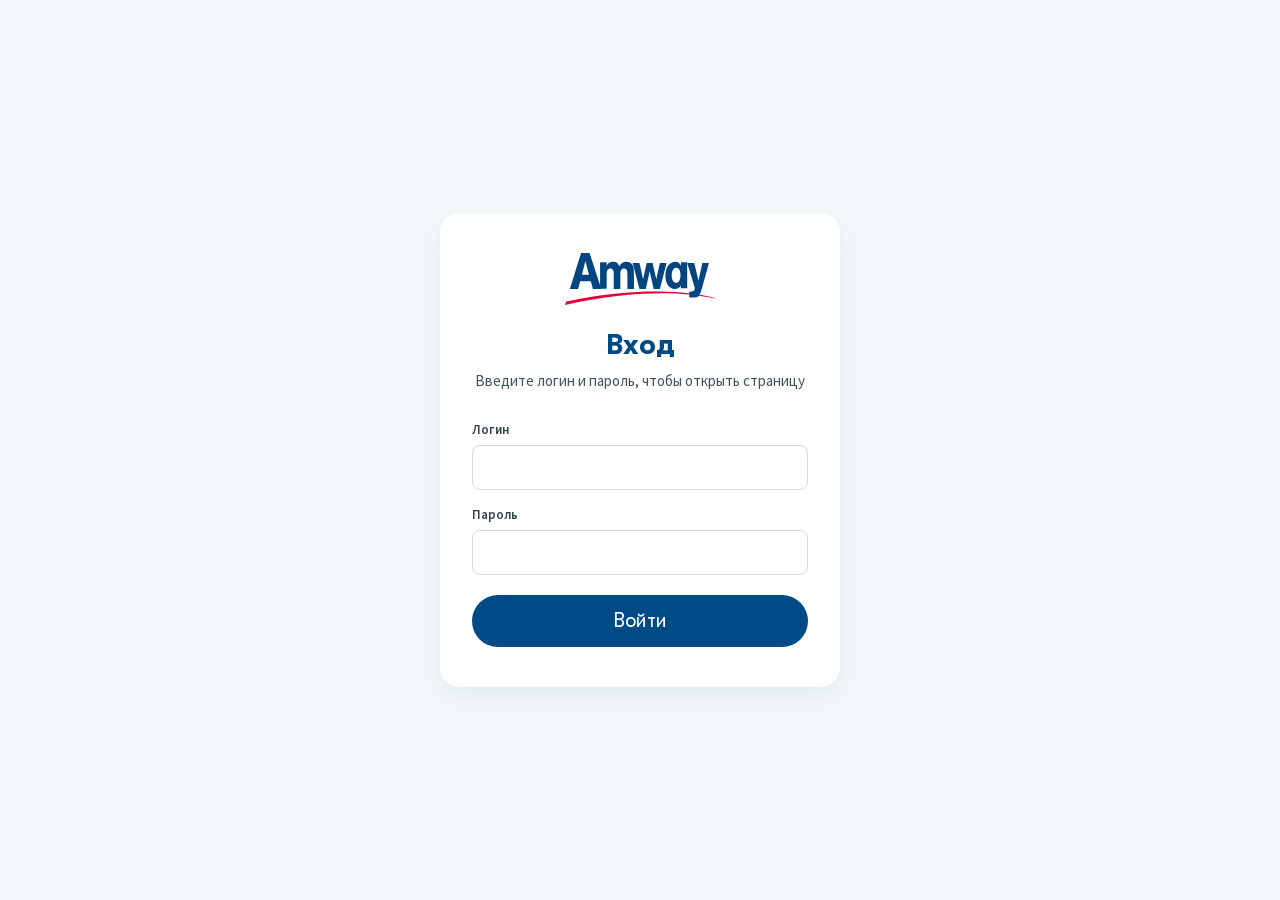
<file: index.html>
<!DOCTYPE html>
<html lang="ru">
<head>
  <meta charset="UTF-8">
  <meta name="viewport" content="width=device-width, initial-scale=1.0">
  <title>Amway Home — Дом, не просто место для жизни</title>
  <meta name="robots" content="noindex, nofollow">
  <meta name="description" content="Amway Home: экологичные средства для дома, системы очистки воды и воздуха, посуда и техника для кухни.">
  <link rel="stylesheet" href="css/reset.css">
  <link rel="stylesheet" href="css/variables.css">
  <link rel="stylesheet" href="css/common.css">
  <link rel="stylesheet" href="css/home.css">
  <link rel="stylesheet" href="css/home-v2.css">
  <script>
    if (sessionStorage.getItem('amway_home_auth') !== '1') {
      location.replace('login.html');
    }
  </script>
</head>
<body>
  <header class="header">
    <div class="header__topbar">
      <div class="container header__topbar-inner">
        <button class="header__mobile-toggle" type="button" data-mobile-menu-toggle aria-expanded="false" aria-controls="mobile-menu" aria-label="Открыть меню">
          <span></span>
        </button>
        <a class="header__logo" href="index.html" aria-label="Amway — на главную">
          <img src="assets/icons/amway-logo-white.svg" alt="Amway" width="125" height="43">
        </a>
        <form class="header__search" data-search-form role="search">
          <label class="visually-hidden" for="header-search">Поиск по каталогу</label>
          <input class="header__search-input" id="header-search" type="search" name="q" placeholder="Double Energy">
          <button class="header__search-btn" type="submit" aria-label="Найти">
            <svg width="20" height="20" viewBox="0 0 20 20" fill="none" aria-hidden="true">
              <circle cx="8.5" cy="8.5" r="6" stroke="currentColor" stroke-width="1.8"/>
              <path d="M13 13L18 18" stroke="currentColor" stroke-width="1.8" stroke-linecap="round"/>
            </svg>
          </button>
        </form>
        <div class="header__actions">
          <div class="header__lang-wrap">
            <button class="header__action header__action--lang" type="button" data-dropdown-toggle aria-controls="lang-menu" aria-expanded="false">
              RUS
              <svg class="icon-chevron" width="14" height="8" viewBox="0 0 14 8" fill="none" aria-hidden="true">
                <path d="M1 1L7 7L13 1" stroke="currentColor" stroke-width="1.6"/>
              </svg>
            </button>
            <div class="header__dropdown header__dropdown--lang" id="lang-menu">
              <button class="header__dropdown-link" type="button">Русский</button>
              <button class="header__dropdown-link" type="button">Қазақша</button>
            </div>
          </div>
          <span class="header__divider" aria-hidden="true"></span>
          <a class="header__action header__action--login" href="#">Войти</a>
          <a class="header__action header__action--register" href="#">Регистрация</a>
          <span class="header__divider" aria-hidden="true"></span>
          <a class="header__action header__action--location" href="#">
            <svg width="20" height="24" viewBox="0 0 20 24" fill="none" aria-hidden="true">
              <path d="M10 1C5.6 1 2 4.6 2 9c0 5.6 8 13.5 8 13.5S18 14.6 18 9c0-4.4-3.6-8-8-8Z" stroke="currentColor" stroke-width="1.7"/>
              <circle cx="10" cy="9" r="3" stroke="currentColor" stroke-width="1.7"/>
            </svg>
            <span>г. Астана, Казахстан</span>
          </a>
          <span class="header__divider" aria-hidden="true"></span>
          <a class="header__action header__action--cart" href="#" aria-label="Корзина">
            <svg width="26" height="24" viewBox="0 0 26 24" fill="none" aria-hidden="true">
              <path d="M1 1h3.5l3 13.5h12L23 5H6" stroke="currentColor" stroke-width="1.7" stroke-linejoin="round"/>
              <circle cx="9" cy="20.5" r="2" stroke="currentColor" stroke-width="1.7"/>
              <circle cx="18" cy="20.5" r="2" stroke="currentColor" stroke-width="1.7"/>
            </svg>
          </a>
        </div>
      </div>
    </div>
    <nav class="header__nav" aria-label="Основное меню">
      <div class="container">
        <ul class="header__nav-list">
          <li class="header__nav-item">
            <a class="header__nav-link" href="#solutions">
              <span class="header__burger-icon" aria-hidden="true"><span></span><span></span><span></span></span>
              Каталог
            </a>
          </li>
          <li class="header__nav-item"><a class="header__nav-link" href="#">Акции</a></li>
          <li class="header__nav-item">
            <button class="header__nav-link" type="button" data-dropdown-toggle aria-controls="brands-menu" aria-expanded="false">
              Наши бренды
            </button>
            <div class="header__dropdown" id="brands-menu">
              <a class="header__dropdown-link" href="index.html" aria-current="page">Amway Home™</a>
              <a class="header__dropdown-link" href="artistry.html">Artistry™</a>
              <a class="header__dropdown-link" href="personal-care.html">Personal Care</a>
              <a class="header__dropdown-link" href="nutrilite.html">Nutrilite™</a>
            </div>
          </li>
          <li class="header__nav-item"><a class="header__nav-link" href="#">Программы и решения</a></li>
          <li class="header__nav-item"><a class="header__nav-link" href="#">О компании</a></li>
          <li class="header__nav-item"><a class="header__nav-link" href="#">Новости Amway</a></li>
          <li class="header__nav-item"><a class="header__nav-link" href="#">Начать бизнес</a></li>
        </ul>
      </div>
    </nav>
  </header>

  <div class="mobile-menu" id="mobile-menu" data-mobile-menu aria-hidden="false">
    <div class="mobile-menu__backdrop"></div>
    <div class="mobile-menu__panel" role="dialog" aria-modal="true" aria-label="Меню">
      <div class="mobile-menu__head">
        <img src="assets/icons/amway-logo-white.svg" alt="Amway" width="96" height="33">
        <button class="mobile-menu__close" type="button" data-menu-close aria-label="Закрыть меню">&times;</button>
      </div>
      <nav aria-label="Мобильное меню">
        <ul class="mobile-menu__list">
          <li><a class="mobile-menu__link" href="#solutions" data-menu-close>Каталог</a></li>
          <li><a class="mobile-menu__link" href="#">Акции</a></li>
          <li><a class="mobile-menu__link" href="#">Программы и решения</a></li>
          <li><a class="mobile-menu__link" href="#">О компании</a></li>
          <li><a class="mobile-menu__link" href="#">Новости Amway</a></li>
          <li><a class="mobile-menu__link" href="#">Начать бизнес</a></li>
        </ul>
        <div class="mobile-menu__sub">
          <p class="mobile-menu__sub-title">Наши бренды</p>
          <a class="mobile-menu__sub-link" href="index.html" aria-current="page">Amway Home™</a>
          <a class="mobile-menu__sub-link" href="artistry.html">Artistry™</a>
          <a class="mobile-menu__sub-link" href="personal-care.html">Personal Care</a>
          <a class="mobile-menu__sub-link" href="nutrilite.html">Nutrilite™</a>
        </div>
      </nav>
    </div>
  </div>

  <main>
    <section class="subtip" aria-label="Возможности бизнеса">
      <div class="container subtip__inner">
        <p class="subtip__text">Откройте для себя возможности бизнеса с Amway и&nbsp;выберите удобный формат старта</p>
        <a class="link-arrow" href="#">
          Начать бизнес
          <svg class="icon-diagonal" viewBox="0 0 22 22" fill="none" aria-hidden="true">
            <path d="M6.889 16.374L15.374 7.888M15.775 15.266L15.374 7.888L7.997 7.488" stroke="currentColor" stroke-width="1.5"/>
          </svg>
        </a>
      </div>
    </section>

    <div class="hero-wrap" data-slider>
      <section class="hero" aria-roledescription="карусель" aria-label="Главные предложения Amway Home">
        <div class="hero__slide is-active" data-slide>
          <img class="hero__slide-img" src="assets/images/home/hero-1.jpg" alt="Мама с дочкой отдыхают на кровати" width="2200" height="1466" fetchpriority="high">
        </div>
        <div class="hero__slide" data-slide>
          <img class="hero__slide-img" src="assets/images/home/hero-2.jpg" alt="Мама с дочкой в жёлтом пледе на прогулке" width="2200" height="1209" loading="lazy">
        </div>
        <div class="hero__slide" data-slide>
          <img class="hero__slide-img" src="assets/images/home/hero-3.jpg" alt="Смеющийся ребёнок в гамаке" width="1280" height="550" loading="lazy">
        </div>
        <div class="container hero__content">
          <img class="hero__brand" src="assets/icons/amway-home-logo.svg" alt="Amway Home Care" width="132" height="57">
          <h1 class="hero__title">Дом&nbsp;— не&nbsp;просто место для жизни. <br class="hero__br">Это пространство для комфорта и&nbsp;гармонии</h1>
          <p class="hero__subtitle">Экологичные решения, которые заботятся о&nbsp;здоровье вашей семьи каждый день</p>
          <a class="btn hero__cta" href="#survey">Подобрать средство</a>
        </div>
        <div class="container hero__controls">
          <div class="slider-dots hero__dots">
            <button class="slider-dots__dot is-active" type="button" data-slider-dot aria-label="Слайд 1"></button>
            <button class="slider-dots__dot" type="button" data-slider-dot aria-label="Слайд 2"></button>
            <button class="slider-dots__dot" type="button" data-slider-dot aria-label="Слайд 3"></button>
          </div>
          <div class="hero__arrows">
            <button class="slider-btn slider-btn--light slider-btn--prev" type="button" data-slider-prev aria-label="Предыдущий слайд">
              <svg class="icon-arrow" width="14" height="13" viewBox="0 0 13.58 12.12" fill="none" aria-hidden="true">
                <path d="M0 6.06h12.45M7.33 11.56l5.12-5.5-5.12-5.5" stroke="currentColor" stroke-width="1.65"/>
              </svg>
            </button>
            <button class="slider-btn slider-btn--light" type="button" data-slider-next aria-label="Следующий слайд">
              <svg class="icon-arrow" width="14" height="13" viewBox="0 0 13.58 12.12" fill="none" aria-hidden="true">
                <path d="M0 6.06h12.45M7.33 11.56l5.12-5.5-5.12-5.5" stroke="currentColor" stroke-width="1.65"/>
              </svg>
            </button>
          </div>
        </div>
      </section>
    </div>

    <section class="section" aria-label="Преимущества Amway Home">
      <div class="container">
        <div class="feature-cards">
          <article class="feature-card feature-card--green">
            <h2 class="feature-card__title">Чистота с&nbsp;заботой о&nbsp;самом важном</h2>
            <p class="feature-card__text">Средства для дома с&nbsp;историей, которые объединяют эффективность, безопасность и&nbsp;экологичность.</p>
            <a class="card-arrow" href="#solutions" aria-label="Подробнее: чистота с заботой о самом важном">
              <svg class="icon-diagonal" viewBox="0 0 22 22" fill="none" aria-hidden="true">
                <path d="M6.889 16.374L15.374 7.888M15.775 15.266L15.374 7.888L7.997 7.488" stroke="currentColor" stroke-width="2"/>
              </svg>
            </a>
          </article>
          <article class="feature-card feature-card--mist">
            <h2 class="feature-card__title">Здоровый дом и&nbsp;всё, что в&nbsp;нем</h2>
            <p class="feature-card__text">Здоровый дом, и&nbsp;всё, что в&nbsp;нем. Узнайте больше об&nbsp;инновационных системах очистки воды и&nbsp;воздуха.</p>
            <a class="card-arrow" href="#hotspot" aria-label="Подробнее: здоровый дом и всё, что в нем">
              <svg class="icon-diagonal" viewBox="0 0 22 22" fill="none" aria-hidden="true">
                <path d="M6.889 16.374L15.374 7.888M15.775 15.266L15.374 7.888L7.997 7.488" stroke="currentColor" stroke-width="2"/>
              </svg>
            </a>
          </article>
          <article class="feature-card feature-card--gray">
            <h2 class="feature-card__title">Готовьте с&nbsp;любовью</h2>
            <p class="feature-card__text">Кухонная посуда, техника и&nbsp;аксессуары Amway Home™&nbsp;— экологично и&nbsp;функционально&nbsp;— для вас и&nbsp;вашей семьи.</p>
            <a class="card-arrow" href="#solutions" aria-label="Подробнее: готовьте с любовью">
              <svg class="icon-diagonal" viewBox="0 0 22 22" fill="none" aria-hidden="true">
                <path d="M6.889 16.374L15.374 7.888M15.775 15.266L15.374 7.888L7.997 7.488" stroke="currentColor" stroke-width="2"/>
              </svg>
            </a>
          </article>
        </div>
      </div>
    </section>

    <section class="section" aria-label="История бренда L.O.C. Amway">
      <div class="container">
        <div class="story" data-slider>
          <div class="story__slides">
            <article class="story__slide is-active" data-slide>
              <div class="story__media">
                <img src="assets/images/home/story-founders.jpg" alt="Основатели Amway — Рич ДеВос и Джей Ван Андел" width="1000" height="1182" loading="lazy">
              </div>
              <div class="story__body">
                <h2 class="story__title">История бренда L.O.C.™&nbsp;Amway</h2>
                <h3 class="story__subtitle">Первый продукт Amway</h3>
                <p class="story__text">LOC™, изначально известный как Frisk Liquid Organic Cleaner, стал первым продуктом Amway и&nbsp;одним из&nbsp;первых в&nbsp;мире биоразлагаемых универсальных чистящих средств.</p>
              </div>
            </article>
            <article class="story__slide" data-slide>
              <div class="story__media">
                <img src="assets/images/home/story-2.jpg" alt="Рич ДеВос и Джей Ван Андел в Гранд-Рапидс" width="1000" height="1182" loading="lazy">
              </div>
              <div class="story__body">
                <h2 class="story__title">История бренда L.O.C.™&nbsp;Amway</h2>
                <h3 class="story__subtitle">Amway в&nbsp;Гранд-Рапидс</h3>
                <p class="story__text">В&nbsp;1959 году Рич ДеВос и&nbsp;Джей Ван Андел основали Amway в&nbsp;Гранд-Рапидс, штат Мичиган. Именно с&nbsp;LOC начался путь компании: концентрированное средство для&nbsp;уборки на&nbsp;основе более экологичного подхода стало символом качества, инноваций и&nbsp;заботы о&nbsp;доме.</p>
              </div>
            </article>
            <article class="story__slide" data-slide>
              <div class="story__media">
                <img src="assets/images/home/hero-1.jpg" alt="Семья заботится о чистоте дома" width="1000" height="1182" loading="lazy">
              </div>
              <div class="story__body">
                <h2 class="story__title">История бренда L.O.C.™&nbsp;Amway</h2>
                <h3 class="story__subtitle">Новый подход к&nbsp;чистоте</h3>
                <p class="story__text">LOC™ выделялся среди привычных средств: он был концентрированным, универсальным и&nbsp;при этом более безопасным для окружающей среды. Это помогло Amway задать собственный стандарт в&nbsp;категории товаров для дома.</p>
              </div>
            </article>
            <article class="story__slide" data-slide>
              <div class="story__media">
                <img src="assets/images/home/hero-2.jpg" alt="Продукты Amway рекомендуют близким" width="1000" height="1182" loading="lazy">
              </div>
              <div class="story__body">
                <h2 class="story__title">История бренда L.O.C.™&nbsp;Amway</h2>
                <h3 class="story__subtitle">Основа бизнес-модели</h3>
                <p class="story__text">Успех LOC™ стал отправной точкой для развития прямых продаж Amway. Продукт распространяли независимые предприниматели через личные рекомендации, что помогло компании быстро расти и&nbsp;выстраивать доверительные отношения с&nbsp;покупателями.</p>
              </div>
            </article>
            <article class="story__slide" data-slide>
              <div class="story__media">
                <img src="assets/images/home/hero-3.jpg" alt="Amway выходит на глобальный рынок" width="1000" height="1182" loading="lazy">
              </div>
              <div class="story__body">
                <h2 class="story__title">История бренда L.O.C.™&nbsp;Amway</h2>
                <h3 class="story__subtitle">Шаг к&nbsp;глобальному развитию</h3>
                <p class="story__text">Популярность LOC™ дала Amway устойчивую основу для расширения. Уже в&nbsp;первые годы компания вышла за&nbsp;пределы США, а&nbsp;затем начала развивать новые направления&nbsp;— от&nbsp;товаров для красоты до&nbsp;нутрицевтики.</p>
              </div>
            </article>
            <article class="story__slide" data-slide>
              <div class="story__media">
                <img src="assets/images/home/hero-4.jpg" alt="LOC™ — часть наследия Amway" width="1000" height="1182" loading="lazy">
              </div>
              <div class="story__body">
                <h2 class="story__title">История бренда L.O.C.™&nbsp;Amway</h2>
                <h3 class="story__subtitle">Наследие LOC™</h3>
                <p class="story__text">LOC™ стал не&nbsp;просто чистящим средством, а&nbsp;важной частью ДНК Amway. Он воплотил ранние ценности бренда: инновационность, ответственность, качество и&nbsp;стремление создавать продукты, которые помогают людям заботиться о&nbsp;доме и&nbsp;окружающем мире.</p>
              </div>
            </article>
            <article class="story__slide" data-slide>
              <div class="story__media">
                <img src="assets/images/home/video-thumb-1.jpg" alt="Новые решения Amway для дома" width="1000" height="1182" loading="lazy">
              </div>
              <div class="story__body">
                <h2 class="story__title">История бренда L.O.C.™&nbsp;Amway</h2>
                <h3 class="story__subtitle">Продолжение следует</h3>
                <p class="story__text">Компания Amway, задавая тренды на&nbsp;рынке, стремится приятно удивлять партнеров и&nbsp;клиентов&nbsp;— ожидайте инновационные и&nbsp;актуальные решения для Вашего дома.</p>
              </div>
            </article>
          </div>
          <div class="story__nav">
            <button class="slider-btn slider-btn--prev" type="button" data-slider-prev aria-label="Предыдущий слайд">
              <svg class="icon-arrow" width="14" height="13" viewBox="0 0 13.58 12.12" fill="none" aria-hidden="true">
                <path d="M0 6.06h12.45M7.33 11.56l5.12-5.5-5.12-5.5" stroke="currentColor" stroke-width="1.65"/>
              </svg>
            </button>
            <button class="slider-btn" type="button" data-slider-next aria-label="Следующий слайд">
              <svg class="icon-arrow" width="14" height="13" viewBox="0 0 13.58 12.12" fill="none" aria-hidden="true">
                <path d="M0 6.06h12.45M7.33 11.56l5.12-5.5-5.12-5.5" stroke="currentColor" stroke-width="1.65"/>
              </svg>
            </button>
          </div>
          <div class="slider-dots story__dots">
            <button class="slider-dots__dot is-active" type="button" data-slider-dot aria-label="Слайд 1"></button>
            <button class="slider-dots__dot" type="button" data-slider-dot aria-label="Слайд 2"></button>
            <button class="slider-dots__dot" type="button" data-slider-dot aria-label="Слайд 3"></button>
            <button class="slider-dots__dot" type="button" data-slider-dot aria-label="Слайд 4"></button>
            <button class="slider-dots__dot" type="button" data-slider-dot aria-label="Слайд 5"></button>
            <button class="slider-dots__dot" type="button" data-slider-dot aria-label="Слайд 6"></button>
            <button class="slider-dots__dot" type="button" data-slider-dot aria-label="Слайд 7"></button>
          </div>
        </div>
      </div>
    </section>

    <section class="section" id="hotspot" aria-label="Здоровый дом и всё, что в нём">
      <div class="container">
        <div class="hotspot">
          <div class="hotspot__media">
            <img src="assets/images/home/hotspot.jpg" alt="Семья готовит на кухне рядом с системой очистки воздуха Atmosphere" width="2200" height="1228" loading="lazy">
            <button class="hotspot__point hotspot__point--tip-left" style="left: 95.2%; top: 41.5%;" type="button" aria-expanded="false" aria-label="Точка интереса: средства для стирки и чистящие средства">
              <span class="hotspot__tooltip">Средства для стирки, моющие и&nbsp;чистящие средства Amway Home™</span>
            </button>
            <button class="hotspot__point hotspot__point--tip-left" style="left: 82.8%; top: 34.7%;" type="button" aria-expanded="false" aria-label="Точка интереса: система очистки воды">
              <span class="hotspot__tooltip">Система очистки воды eSpring™</span>
            </button>
            <button class="hotspot__point hotspot__point--tip-right" style="left: 15.9%; top: 79%;" type="button" aria-expanded="false" aria-label="Точка интереса: кухонная посуда">
              <span class="hotspot__tooltip">Кухонная посуда Amway Cookware™</span>
            </button>
            <button class="hotspot__point hotspot__point--tip-left" style="left: 81.8%; top: 89.9%;" type="button" aria-expanded="false" aria-label="Точка интереса: система очистки воздуха">
              <span class="hotspot__tooltip">Система очистки воздуха Atmosphere Mini™</span>
            </button>
          </div>
          <div class="hotspot__caption">
            <h2 class="hotspot__title">Здоровый дом и&nbsp;всё, что в&nbsp;нём</h2>
            <p class="hotspot__text">Здоровый дом&nbsp;— это чистота, безопасность и&nbsp;комфорт каждый день. Продукция Amway помогает вам поддерживать качество воздуха и&nbsp;воды, готовить с&nbsp;любовью и&nbsp;пользой, сохранять чистоту и&nbsp;создавать пространство, в&nbsp;котором хочется жить.</p>
          </div>
        </div>
      </div>
    </section>

    <section class="section principles" aria-label="Принципы безопасного дома">
      <div class="container">
        <h2 class="section__title section__title--center principles__title">Принципы безопасного дома от&nbsp;Amway</h2>
        <p class="principles__lead">Amway Healthy Home™ соединяет исследовательский подход и&nbsp;практичность: формулы должны не&nbsp;просто звучать безопасно, а&nbsp;работать в&nbsp;реальных домашних сценариях.</p>
        <div class="principles__grid">
          <article class="principle-card principle-card--green">
            <span class="principle-card__badge">
              <img src="assets/icons/principle-nature.png" alt="" width="53" height="54" loading="lazy">
            </span>
            <h3 class="principle-card__title">Гармония с&nbsp;природой</h3>
            <p class="principle-card__text">Чистота в&nbsp;доме&nbsp;— без вреда для окружающей среды. Наши средства биоразлагаемы, не&nbsp;накапливаются в&nbsp;воде и&nbsp;почве и&nbsp;экологически безопасны.</p>
            <a class="card-arrow" href="#solutions" aria-label="Подробнее: гармония с природой">
              <svg class="icon-diagonal" viewBox="0 0 22 22" fill="none" aria-hidden="true">
                <path d="M6.889 16.374L15.374 7.888M15.775 15.266L15.374 7.888L7.997 7.488" stroke="currentColor" stroke-width="2"/>
              </svg>
            </a>
          </article>
          <article class="principle-card principle-card--orange">
            <span class="principle-card__badge">
              <img src="assets/icons/principle-safety.png" alt="" width="53" height="54" loading="lazy">
            </span>
            <h3 class="principle-card__title">Безопасность</h3>
            <p class="principle-card__text">Все средства прошли дерматологические тестирования и&nbsp;подтвердили свою гипоаллергенность. Это особенно важно, когда в&nbsp;доме есть дети.</p>
            <a class="card-arrow" href="#solutions" aria-label="Подробнее: безопасность">
              <svg class="icon-diagonal" viewBox="0 0 22 22" fill="none" aria-hidden="true">
                <path d="M6.889 16.374L15.374 7.888M15.775 15.266L15.374 7.888L7.997 7.488" stroke="currentColor" stroke-width="2"/>
              </svg>
            </a>
          </article>
          <article class="principle-card principle-card--red">
            <span class="principle-card__badge">
              <img src="assets/icons/principle-economy.png" alt="" width="53" height="54" loading="lazy">
            </span>
            <h3 class="principle-card__title">Экономичность</h3>
            <p class="principle-card__text">Продуманные формулы обеспечивают бережный расход, делая повседневную заботу о&nbsp;доме разумной и&nbsp;доступной.</p>
            <a class="card-arrow" href="#solutions" aria-label="Подробнее: экономичность">
              <svg class="icon-diagonal" viewBox="0 0 22 22" fill="none" aria-hidden="true">
                <path d="M6.889 16.374L15.374 7.888M15.775 15.266L15.374 7.888L7.997 7.488" stroke="currentColor" stroke-width="2"/>
              </svg>
            </a>
          </article>
        </div>
      </div>
    </section>

    <section class="section" aria-label="Здоровый дом с Amway: видео">
      <div class="container">
        <h2 class="section__title section__title--center video-section__title">Здоровый дом с&nbsp;Amway: чистота, вода и&nbsp;воздух</h2>
        <div data-video-gallery>
          <div class="video-banner">
            <img class="video-banner__cover" data-video-cover src="assets/images/home/video-cover.jpg" alt="Семья в гостиной — кадр из видео о здоровом доме" width="2200" height="1237" loading="lazy">
            <div class="video-banner__bar">
              <button class="video-banner__play" type="button" data-modal-open="assets/images/home/video-cover.jpg">
                <span class="video-banner__play-circle">
                  <svg width="24" height="27" viewBox="0 0 24 27" fill="currentColor" aria-hidden="true">
                    <path d="M0.5 2.2C0.5 1.4 1.35 0.9 2 1.3L22.9 13.7C23.6 14.1 23.6 15 22.9 15.4L2 27.8C1.35 28.2 0.5 27.7 0.5 26.9V2.2Z" transform="scale(1 0.93)"/>
                  </svg>
                </span>
                Смотреть видео
              </button>
            </div>
          </div>
          <div class="video-thumbs">
            <button class="video-thumb is-active" type="button" data-video-thumb="assets/images/home/video-cover.jpg" aria-label="Видео 1: здоровый дом с Amway">
              <img src="assets/images/home/video-thumb-1.jpg" alt="" width="520" height="292" loading="lazy">
              <span class="video-thumb__play" aria-hidden="true">
                <svg width="14" height="16" viewBox="0 0 24 27" fill="currentColor"><path d="M0.5 2.2C0.5 1.4 1.35 0.9 2 1.3L22.9 13.7C23.6 14.1 23.6 15 22.9 15.4L2 27.8C1.35 28.2 0.5 27.7 0.5 26.9V2.2Z" transform="scale(1 0.93)"/></svg>
              </span>
            </button>
            <button class="video-thumb" type="button" data-video-thumb="assets/images/home/video-thumb-2.png" aria-label="Видео 2: чистящее средство для кухни">
              <img src="assets/images/home/video-thumb-2.png" alt="" width="368" height="207" loading="lazy">
              <span class="video-thumb__play" aria-hidden="true">
                <svg width="14" height="16" viewBox="0 0 24 27" fill="currentColor"><path d="M0.5 2.2C0.5 1.4 1.35 0.9 2 1.3L22.9 13.7C23.6 14.1 23.6 15 22.9 15.4L2 27.8C1.35 28.2 0.5 27.7 0.5 26.9V2.2Z" transform="scale(1 0.93)"/></svg>
              </span>
            </button>
            <button class="video-thumb" type="button" data-video-thumb="assets/images/home/video-thumb-3.png" aria-label="Видео 3: средство от сложных пятен">
              <img src="assets/images/home/video-thumb-3.png" alt="" width="432" height="244" loading="lazy">
              <span class="video-thumb__play" aria-hidden="true">
                <svg width="14" height="16" viewBox="0 0 24 27" fill="currentColor"><path d="M0.5 2.2C0.5 1.4 1.35 0.9 2 1.3L22.9 13.7C23.6 14.1 23.6 15 22.9 15.4L2 27.8C1.35 28.2 0.5 27.7 0.5 26.9V2.2Z" transform="scale(1 0.93)"/></svg>
              </span>
            </button>
            <button class="video-thumb" type="button" data-video-thumb="assets/images/home/video-thumb-4.png" aria-label="Видео 4: уборка с Amway Home">
              <img src="assets/images/home/video-thumb-4.png" alt="" width="400" height="225" loading="lazy">
              <span class="video-thumb__play" aria-hidden="true">
                <svg width="14" height="16" viewBox="0 0 24 27" fill="currentColor"><path d="M0.5 2.2C0.5 1.4 1.35 0.9 2 1.3L22.9 13.7C23.6 14.1 23.6 15 22.9 15.4L2 27.8C1.35 28.2 0.5 27.7 0.5 26.9V2.2Z" transform="scale(1 0.93)"/></svg>
              </span>
            </button>
            <button class="video-thumb" type="button" data-video-thumb="assets/images/home/video-thumb-5.png" aria-label="Видео 5: советы по уходу за домом">
              <img src="assets/images/home/video-thumb-5.png" alt="" width="432" height="244" loading="lazy">
              <span class="video-thumb__play" aria-hidden="true">
                <svg width="14" height="16" viewBox="0 0 24 27" fill="currentColor"><path d="M0.5 2.2C0.5 1.4 1.35 0.9 2 1.3L22.9 13.7C23.6 14.1 23.6 15 22.9 15.4L2 27.8C1.35 28.2 0.5 27.7 0.5 26.9V2.2Z" transform="scale(1 0.93)"/></svg>
              </span>
            </button>
          </div>
        </div>
      </div>
    </section>

    <section class="section" id="solutions" aria-label="Решения для каждого пространства дома">
      <div class="container">
        <h2 class="section__title solutions__title">Решения для каждого пространства дома</h2>
        <div class="category-grid">
          <a class="category-card" href="#">
            <img class="category-card__img" src="assets/images/home/cat-espring.jpg" alt="Система очистки воды eSpring на кухонной столешнице" width="900" height="1092" loading="lazy">
            <h3 class="category-card__title">Система очистки воды eSpring™</h3>
          </a>
          <a class="category-card" href="#">
            <img class="category-card__img" src="assets/images/home/cat-atmosphere.jpg" alt="Система очистки воздуха Atmosphere Mini в спальне" width="900" height="1118" loading="lazy">
            <h3 class="category-card__title">Система очистки воздуха Atmosphere Mini™</h3>
          </a>
          <a class="category-card" href="#">
            <img class="category-card__img" src="assets/images/home/cat-cookware.jpg" alt="Сковорода iCook на варочной панели" width="900" height="675" loading="lazy">
            <h3 class="category-card__title">Посуда и&nbsp;техника для кухни Amway</h3>
          </a>
          <a class="category-card" href="#">
            <img class="category-card__img" src="assets/images/home/cat-laundry.jpg" alt="Средства для стирки Amway Home SA8 на стиральной машине" width="900" height="675" loading="lazy">
            <h3 class="category-card__title">Средства для стирки</h3>
          </a>
          <a class="category-card" href="#">
            <img class="category-card__img" src="assets/images/home/cat-cleaning.jpg" alt="Чистящие средства Amway Home L.O.C. на кухне" width="900" height="900" loading="lazy">
            <h3 class="category-card__title">Моющие и&nbsp;чистящие средства</h3>
          </a>
          <a class="category-card" href="#">
            <img class="category-card__img" src="assets/images/home/cat-accessories.jpg" alt="Распылитель и аксессуары Amway Home в ванной" width="900" height="1118" loading="lazy">
            <h3 class="category-card__title">Аксессуары</h3>
          </a>
        </div>
      </div>
    </section>

    <section class="section" id="survey" aria-label="Подбор решения">
      <div class="container survey">
        <div class="survey__tiles">
          <article class="promo-tile promo-tile--green">
            <h3 class="promo-tile__title">Для чистоты в&nbsp;доме</h3>
            <img class="promo-tile__img promo-tile__img--square" src="assets/images/home/promo-dishdrops-box.png" alt="Таблетки для посудомоечных машин Dish Drops" width="540" height="540" loading="lazy">
            <img class="promo-tile__img promo-tile__img--tall" src="assets/images/home/promo-loc-bottle.png" alt="Универсальное чистящее средство L.O.C." width="540" height="540" loading="lazy">
          </article>
          <article class="promo-tile promo-tile--cyan">
            <h3 class="promo-tile__title">Стираем экологично и&nbsp;эффективно</h3>
            <img class="promo-tile__img promo-tile__img--square" src="assets/images/home/promo-sa8-box.png" alt="Стиральный порошок SA8 Premium" width="540" height="540" loading="lazy">
            <img class="promo-tile__img promo-tile__img--tall" src="assets/images/home/promo-sa8-bottle.png" alt="Гель для стирки SA8 Color" width="540" height="540" loading="lazy">
          </article>
          <article class="promo-tile promo-tile--orange">
            <h3 class="promo-tile__title">Готовим с&nbsp;любовью</h3>
            <img class="promo-tile__img promo-tile__img--wide" src="assets/images/home/promo-pan.png" alt="Сковорода iCook" width="700" height="524" loading="lazy">
          </article>
          <article class="promo-tile promo-tile--red">
            <h3 class="promo-tile__title">С&nbsp;заботой о&nbsp;детях</h3>
            <img class="promo-tile__img promo-tile__img--square promo-tile__img--jug" src="assets/images/home/promo-baby-jug.png" alt="Жидкое средство для стирки детского белья SA8 Baby" width="540" height="540" loading="lazy">
            <img class="promo-tile__img promo-tile__img--tall" src="assets/images/home/promo-dish-bottle.png" alt="Средство для мытья детской посуды" width="540" height="540" loading="lazy">
          </article>
        </div>
        <form class="survey__card" action="#" method="get">
          <h2 class="survey__title">Что вам нужно сегодня?</h2>
          <ul class="survey__list">
            <li class="survey__item">
              <label class="survey__label">
                <input class="survey__checkbox" type="checkbox" name="need" value="dishes" checked>
                <span class="survey__box" aria-hidden="true">
                  <svg viewBox="0 0 20 20" fill="none"><path d="M5 9.5L9.5 14L15.5 6" stroke="#fff" stroke-width="2"/></svg>
                </span>
                Вымыть посуду
              </label>
            </li>
            <li class="survey__item">
              <label class="survey__label">
                <input class="survey__checkbox" type="checkbox" name="need" value="surfaces" checked>
                <span class="survey__box" aria-hidden="true">
                  <svg viewBox="0 0 20 20" fill="none"><path d="M5 9.5L9.5 14L15.5 6" stroke="#fff" stroke-width="2"/></svg>
                </span>
                Ежедневная уборка поверхностей
              </label>
            </li>
            <li class="survey__item">
              <label class="survey__label">
                <input class="survey__checkbox" type="checkbox" name="need" value="bathroom">
                <span class="survey__box" aria-hidden="true">
                  <svg viewBox="0 0 20 20" fill="none"><path d="M5 9.5L9.5 14L15.5 6" stroke="#fff" stroke-width="2"/></svg>
                </span>
                Убрать ванную
              </label>
            </li>
            <li class="survey__item">
              <label class="survey__label">
                <input class="survey__checkbox" type="checkbox" name="need" value="baby-laundry">
                <span class="survey__box" aria-hidden="true">
                  <svg viewBox="0 0 20 20" fill="none"><path d="M5 9.5L9.5 14L15.5 6" stroke="#fff" stroke-width="2"/></svg>
                </span>
                Постирать детские вещи
              </label>
            </li>
            <li class="survey__item">
              <label class="survey__label">
                <input class="survey__checkbox" type="checkbox" name="need" value="stains">
                <span class="survey__box" aria-hidden="true">
                  <svg viewBox="0 0 20 20" fill="none"><path d="M5 9.5L9.5 14L15.5 6" stroke="#fff" stroke-width="2"/></svg>
                </span>
                Вывести пятна
              </label>
            </li>
            <li class="survey__item">
              <label class="survey__label">
                <input class="survey__checkbox" type="checkbox" name="need" value="accessories">
                <span class="survey__box" aria-hidden="true">
                  <svg viewBox="0 0 20 20" fill="none"><path d="M5 9.5L9.5 14L15.5 6" stroke="#fff" stroke-width="2"/></svg>
                </span>
                Аксессуары для разведения концентратов
              </label>
            </li>
          </ul>
          <button class="btn survey__submit" type="submit">Подобрать решение</button>
        </form>
      </div>
    </section>

    <section class="section" aria-label="Наши рекомендации">
      <div class="container">
        <div class="section__head">
          <h2 class="section__title">Наши рекомендации</h2>
          <a class="link-arrow link-arrow--hide-mobile" href="#solutions">
            Перейти в каталог
            <svg class="icon-diagonal" viewBox="0 0 22 22" fill="none" aria-hidden="true">
              <path d="M6.889 16.374L15.374 7.888M15.775 15.266L15.374 7.888L7.997 7.488" stroke="currentColor" stroke-width="1.5"/>
            </svg>
          </a>
        </div>
        <div class="recs">
          <a class="rec-card" href="#solutions">
            <img class="rec-card__img" src="assets/images/home/rec-kitchen.jpg" alt="Блендер iCook на кухне" width="1200" height="826" loading="lazy">
            <span class="rec-card__label rec-card__label--blue">
              Техника для кухни
              <svg width="7" height="13" viewBox="0 0 7 13" fill="none" aria-hidden="true">
                <path d="M1 1L6 6.5L1 12" stroke="currentColor" stroke-width="2"/>
              </svg>
            </span>
          </a>
          <a class="rec-card" href="personal-care.html">
            <img class="rec-card__img" src="assets/images/home/rec-family.jpg" alt="Мама купает малыша" width="800" height="1196" loading="lazy">
            <span class="rec-card__label rec-card__label--teal">
              Уход для всей семьи
              <svg width="7" height="13" viewBox="0 0 7 13" fill="none" aria-hidden="true">
                <path d="M1 1L6 6.5L1 12" stroke="currentColor" stroke-width="2"/>
              </svg>
            </span>
          </a>
        </div>
        <a class="btn recs__btn" href="#solutions">Перейти в каталог</a>
      </div>
    </section>
  </main>

  <footer class="footer">
    <div class="footer__top">
      <div class="container footer__top-inner">
        <div class="footer__lang">
          <span class="footer__top-label" id="footer-lang-label">Выберите язык</span>
          <button class="footer__lang-btn" type="button" data-dropdown-toggle aria-controls="footer-lang-list" aria-expanded="false" aria-labelledby="footer-lang-label">
            <span class="footer__lang-flag" aria-hidden="true"></span>
            Русский
            <svg class="icon-chevron" width="18" height="10" viewBox="0 0 14 8" fill="none" aria-hidden="true">
              <path d="M1 1L7 7L13 1" stroke="currentColor" stroke-width="1.6"/>
            </svg>
          </button>
          <div class="footer__lang-list" id="footer-lang-list">
            <button class="footer__lang-option" type="button">Русский</button>
            <button class="footer__lang-option" type="button">Қазақша</button>
          </div>
        </div>
        <div>
          <span class="footer__top-label">Связаться с нами</span>
          <div class="footer__socials">
            <a class="footer__social" href="#" aria-label="Amway в Facebook"><img src="assets/icons/social-fb.png" alt="" width="32" height="32" loading="lazy"></a>
            <a class="footer__social" href="#" aria-label="Amway во ВКонтакте"><img src="assets/icons/social-vk.png" alt="" width="32" height="32" loading="lazy"></a>
            <a class="footer__social" href="#" aria-label="Amway в Instagram"><img src="assets/icons/social-inst.png" alt="" width="32" height="32" loading="lazy"></a>
            <a class="footer__social" href="#" aria-label="Amway в Одноклассниках"><img src="assets/icons/social-ok.png" alt="" width="32" height="32" loading="lazy"></a>
            <a class="footer__social" href="#" aria-label="Amway на YouTube"><img src="assets/icons/social-yt.png" alt="" width="32" height="32" loading="lazy"></a>
            <a class="footer__social" href="#" aria-label="Amway в Telegram"><img src="assets/icons/social-tg.png" alt="" width="32" height="32" loading="lazy"></a>
          </div>
        </div>
      </div>
    </div>
    <div class="footer__center">
      <div class="container">
        <div class="footer__columns">
          <div>
            <h2 class="footer__col-title">Бренды</h2>
            <ul class="footer__list">
              <li><a class="footer__link" href="nutrilite.html">NUTRILITE™</a></li>
              <li><a class="footer__link" href="artistry.html">Artistry™</a></li>
              <li><a class="footer__link" href="index.html">Amway Home™</a></li>
              <li><a class="footer__link" href="personal-care.html">Personal Care</a></li>
              <li><a class="footer__link footer__link--bold" href="#">Подробнее</a></li>
            </ul>
          </div>
          <div>
            <h2 class="footer__col-title">Компания Amway</h2>
            <ul class="footer__list">
              <li><a class="footer__link" href="#">Amway в России</a></li>
              <li><a class="footer__link" href="#">Карьера в Amway</a></li>
              <li><a class="footer__link" href="#">Начать бизнес</a></li>
            </ul>
          </div>
          <div>
            <h2 class="footer__col-title">Купить продукцию</h2>
            <ul class="footer__list">
              <li><a class="footer__link" href="#solutions">Каталог продукции</a></li>
              <li><a class="footer__link" href="#">Оплата и доставка</a></li>
              <li><a class="footer__link" href="#">Торговые центры</a></li>
              <li><a class="footer__link" href="#">Советы экспертов</a></li>
            </ul>
          </div>
          <div>
            <h2 class="footer__col-title">Безопасные покупки</h2>
            <ul class="footer__list">
              <li><a class="footer__link" href="#">Политика конфиденциальности</a></li>
              <li><a class="footer__link" href="#">Условия использования</a></li>
              <li><a class="footer__link" href="#">Положение об обработке персональных данных</a></li>
              <li><a class="footer__link" href="#">Карта сайта</a></li>
            </ul>
          </div>
          <div>
            <h2 class="footer__col-title">Digital инструменты</h2>
            <ul class="footer__list">
              <li><a class="footer__link" href="#">ALL Stars</a></li>
              <li><a class="footer__link footer__link--bold" href="#">Подробнее</a></li>
            </ul>
          </div>
          <div>
            <h2 class="footer__col-title">Нужна помощь?</h2>
            <ul class="footer__list">
              <li>
                <a class="footer__link footer__link--icon" href="mailto:inforu@amway.com">
                  <svg width="19" height="15" viewBox="0 0 19 15" fill="none" aria-hidden="true"><rect x="1" y="1" width="17" height="13" rx="1.5" stroke="currentColor" stroke-width="1.4"/><path d="M1.5 2l8 6.5L17.5 2" stroke="currentColor" stroke-width="1.4"/></svg>
                  inforu@amway.com
                </a>
              </li>
              <li>
                <a class="footer__link footer__link--icon" href="tel:88001009000">
                  <svg width="18" height="18" viewBox="0 0 18 18" fill="none" aria-hidden="true"><path d="M4 1.5C4.8 1.5 6 3.6 6 4.4c0 .7-.9 1.3-1.3 1.9.7 1.9 2.2 3.4 4 4.1.6-.4 1.2-1.3 1.9-1.3.8 0 2.9 1.2 2.9 2 0 1.7-1.5 3.4-3.2 3.4-4.6 0-8.8-4.2-8.8-8.8C1.5 4 3.2 1.5 4 1.5Z" stroke="currentColor" stroke-width="1.4"/></svg>
                  8-800-100-9000
                </a>
              </li>
              <li><a class="footer__contacts-btn" href="#">Контакты</a></li>
            </ul>
          </div>
        </div>
      </div>
    </div>
    <div class="footer__bottom">
      <div class="container">
        <img src="assets/icons/amway-logo-color.svg" alt="Amway" width="70" height="24" loading="lazy">
        <p class="footer__copy">© 2011-2020 Amway Europe. Все права защищены.</p>
        <a class="footer__site-link" href="http://www.amwayglobal.com" target="_blank" rel="noopener">http://www.amwayglobal.com</a>
        <a class="footer__site-link" href="login.html?logout=1">Выйти</a>
      </div>
    </div>
  </footer>

  <div class="modal" data-modal role="dialog" aria-modal="true" aria-label="Просмотр видео">
    <div class="modal__backdrop"></div>
    <div class="modal__window">
      <button class="modal__close" type="button" data-modal-close aria-label="Закрыть">&times;</button>
      <img class="modal__media" data-modal-media src="assets/images/home/video-cover.jpg" alt="Кадр из видео" width="2200" height="1237">
    </div>
  </div>

  <script src="js/main.js" defer></script>
</body>
</html>
</file>
<file: css/variables.css>
/* Шрифты */
@font-face {
  font-family: 'GT Walsheim Pro';
  src: url('../assets/fonts/GTWalsheimPro-Regular.ttf') format('truetype');
  font-weight: 400;
  font-style: normal;
  font-display: swap;
}

@font-face {
  font-family: 'GT Walsheim Pro';
  src: url('../assets/fonts/GTWalsheimPro-Medium.ttf') format('truetype');
  font-weight: 500;
  font-style: normal;
  font-display: swap;
}

@font-face {
  font-family: 'GT Walsheim Pro';
  src: url('../assets/fonts/GTWalsheimPro-Bold.ttf') format('truetype');
  font-weight: 700;
  font-style: normal;
  font-display: swap;
}

/* Source Sans Pro — cyrillic-ext */
@font-face {
  font-family: 'Source Sans Pro';
  font-style: normal;
  font-weight: 400;
  font-display: swap;
  src: url('../assets/fonts/source-sans-pro-400-cyrillic-ext.woff2') format('woff2');
  unicode-range: U+0460-052F, U+1C80-1C8A, U+20B4, U+2DE0-2DFF, U+A640-A69F, U+FE2E-FE2F;
}
@font-face {
  font-family: 'Source Sans Pro';
  font-style: normal;
  font-weight: 400;
  font-display: swap;
  src: url('../assets/fonts/source-sans-pro-400-cyrillic.woff2') format('woff2');
  unicode-range: U+0301, U+0400-045F, U+0490-0491, U+04B0-04B1, U+2116;
}
@font-face {
  font-family: 'Source Sans Pro';
  font-style: normal;
  font-weight: 400;
  font-display: swap;
  src: url('../assets/fonts/source-sans-pro-400-latin-ext.woff2') format('woff2');
  unicode-range: U+0100-02BA, U+02BD-02C5, U+02C7-02CC, U+02CE-02D7, U+02DD-02FF, U+0304, U+0308, U+0329, U+1D00-1DBF, U+1E00-1E9F, U+1EF2-1EFF, U+2020, U+20A0-20AB, U+20AD-20C0, U+2113, U+2C60-2C7F, U+A720-A7FF;
}
@font-face {
  font-family: 'Source Sans Pro';
  font-style: normal;
  font-weight: 400;
  font-display: swap;
  src: url('../assets/fonts/source-sans-pro-400-latin.woff2') format('woff2');
  unicode-range: U+0000-00FF, U+0131, U+0152-0153, U+02BB-02BC, U+02C6, U+02DA, U+02DC, U+0304, U+0308, U+0329, U+2000-206F, U+20AC, U+2122, U+2191, U+2193, U+2212, U+2215, U+FEFF, U+FFFD;
}
@font-face {
  font-family: 'Source Sans Pro';
  font-style: normal;
  font-weight: 600;
  font-display: swap;
  src: url('../assets/fonts/source-sans-pro-600-cyrillic-ext.woff2') format('woff2');
  unicode-range: U+0460-052F, U+1C80-1C8A, U+20B4, U+2DE0-2DFF, U+A640-A69F, U+FE2E-FE2F;
}
@font-face {
  font-family: 'Source Sans Pro';
  font-style: normal;
  font-weight: 600;
  font-display: swap;
  src: url('../assets/fonts/source-sans-pro-600-cyrillic.woff2') format('woff2');
  unicode-range: U+0301, U+0400-045F, U+0490-0491, U+04B0-04B1, U+2116;
}
@font-face {
  font-family: 'Source Sans Pro';
  font-style: normal;
  font-weight: 600;
  font-display: swap;
  src: url('../assets/fonts/source-sans-pro-600-latin-ext.woff2') format('woff2');
  unicode-range: U+0100-02BA, U+02BD-02C5, U+02C7-02CC, U+02CE-02D7, U+02DD-02FF, U+0304, U+0308, U+0329, U+1D00-1DBF, U+1E00-1E9F, U+1EF2-1EFF, U+2020, U+20A0-20AB, U+20AD-20C0, U+2113, U+2C60-2C7F, U+A720-A7FF;
}
@font-face {
  font-family: 'Source Sans Pro';
  font-style: normal;
  font-weight: 600;
  font-display: swap;
  src: url('../assets/fonts/source-sans-pro-600-latin.woff2') format('woff2');
  unicode-range: U+0000-00FF, U+0131, U+0152-0153, U+02BB-02BC, U+02C6, U+02DA, U+02DC, U+0304, U+0308, U+0329, U+2000-206F, U+20AC, U+2122, U+2191, U+2193, U+2212, U+2215, U+FEFF, U+FFFD;
}
@font-face {
  font-family: 'Source Sans Pro';
  font-style: normal;
  font-weight: 700;
  font-display: swap;
  src: url('../assets/fonts/source-sans-pro-700-cyrillic-ext.woff2') format('woff2');
  unicode-range: U+0460-052F, U+1C80-1C8A, U+20B4, U+2DE0-2DFF, U+A640-A69F, U+FE2E-FE2F;
}
@font-face {
  font-family: 'Source Sans Pro';
  font-style: normal;
  font-weight: 700;
  font-display: swap;
  src: url('../assets/fonts/source-sans-pro-700-cyrillic.woff2') format('woff2');
  unicode-range: U+0301, U+0400-045F, U+0490-0491, U+04B0-04B1, U+2116;
}
@font-face {
  font-family: 'Source Sans Pro';
  font-style: normal;
  font-weight: 700;
  font-display: swap;
  src: url('../assets/fonts/source-sans-pro-700-latin-ext.woff2') format('woff2');
  unicode-range: U+0100-02BA, U+02BD-02C5, U+02C7-02CC, U+02CE-02D7, U+02DD-02FF, U+0304, U+0308, U+0329, U+1D00-1DBF, U+1E00-1E9F, U+1EF2-1EFF, U+2020, U+20A0-20AB, U+20AD-20C0, U+2113, U+2C60-2C7F, U+A720-A7FF;
}
@font-face {
  font-family: 'Source Sans Pro';
  font-style: normal;
  font-weight: 700;
  font-display: swap;
  src: url('../assets/fonts/source-sans-pro-700-latin.woff2') format('woff2');
  unicode-range: U+0000-00FF, U+0131, U+0152-0153, U+02BB-02BC, U+02C6, U+02DA, U+02DC, U+0304, U+0308, U+0329, U+2000-206F, U+20AC, U+2122, U+2191, U+2193, U+2212, U+2215, U+FEFF, U+FFFD;
}

:root {
  /* Основные цвета (переменные Figma) */
  --color-primary: #004b85;        /* Cyan */
  --color-primary-dark: #0a467e;   /* Base / Blue 70 — шапка */
  --color-primary-deep: #18375e;   /* кнопка поиска в шапке */
  --color-accent: #e40040;         /* красный Amway */
  --color-text: #30434b;           /* Black */
  --color-text-soft: #40535b;
  --color-text-gray: #56565a;      /* Base / Gray 50 */
  --color-gray-40: #858585;
  --color-gray-20: #dadada;

  --color-green: #427b4a;
  --color-green-light: #eefbed;
  --color-orange: #b44f0e;
  --color-orange-light: #fef5de;
  --color-red: #7e3f3e;
  --color-red-light: #ffeef0;
  --color-cyan-light: #f3f9fa;
  --color-mist: #edf3f3;
  --color-teal: #30afab;
  --color-lime: #9dd45c;
  --color-bg-gray: #f7f7f7;
  --color-white: #ffffff;

  --color-footer-top: #008fc5;
  --color-footer-bottom: #ededed;
  --color-link-blue: #026aa2;

  /* Типографика */
  --font-heading: 'GT Walsheim Pro', 'Trebuchet MS', sans-serif;
  --font-body: 'Source Sans Pro', 'Helvetica Neue', Arial, sans-serif;

  /* Сетка */
  --container-width: 1176px;
  --container-gutter: 16px;

  /* Радиусы */
  --radius-card: 20px;
  --radius-card-sm: 16px;
  --radius-pill: 40px;

  /* Тени */
  --shadow-card: 0 8px 24px rgba(48, 67, 75, 0.08);

  /* Анимации */
  --duration: 0.25s;
  --duration-slow: 0.5s;
}
</file>
<file: css/common.css>
/* ============ База ============ */
body {
  font-family: var(--font-body);
  font-size: 16px;
  line-height: 1.4;
  color: var(--color-text);
  background: var(--color-white);
}

body.no-scroll {
  overflow: hidden;
}

.container {
  max-width: calc(var(--container-width) + var(--container-gutter) * 2);
  margin: 0 auto;
  padding-left: var(--container-gutter);
  padding-right: var(--container-gutter);
}

:focus-visible {
  outline: 2px solid var(--color-primary);
  outline-offset: 2px;
}

.visually-hidden {
  position: absolute;
  width: 1px;
  height: 1px;
  padding: 0;
  margin: -1px;
  overflow: hidden;
  clip: rect(0 0 0 0);
  white-space: nowrap;
  border: 0;
}

/* ============ Кнопки и ссылки ============ */
.btn {
  display: inline-flex;
  align-items: center;
  justify-content: center;
  gap: 8px;
  padding: 15px 30px;
  border-radius: var(--radius-pill);
  background: var(--color-primary);
  color: var(--color-white);
  font-family: var(--font-heading);
  font-size: 20px;
  line-height: 1.1;
  transition: background var(--duration), transform var(--duration);
}

.btn:hover {
  background: var(--color-link-blue);
}

.btn:active {
  transform: scale(0.98);
}

.btn:disabled {
  background: var(--color-gray-20);
  color: var(--color-gray-40);
  cursor: not-allowed;
}

/* Текстовая ссылка со стрелкой ↗ */
.link-arrow {
  display: inline-flex;
  align-items: center;
  gap: 4px;
  padding: 15px 0;
  color: var(--color-primary);
  font-family: var(--font-heading);
  font-size: 20px;
  line-height: 1.1;
  transition: color var(--duration);
}

.link-arrow .icon-diagonal {
  width: 22px;
  height: 22px;
  flex-shrink: 0;
  transition: transform var(--duration);
}

.link-arrow:hover {
  color: var(--color-link-blue);
}

.link-arrow:hover .icon-diagonal {
  transform: translate(2px, -2px);
}

/* Круглая кнопка-стрелка на карточках */
.card-arrow {
  display: inline-flex;
  align-items: center;
  justify-content: center;
  width: 46px;
  height: 46px;
  border-radius: 50%;
  background: var(--color-white);
  color: var(--color-text);
  transition: transform var(--duration), box-shadow var(--duration);
}

.card-arrow .icon-diagonal {
  width: 15px;
  height: 15px;
}

.card-arrow:hover {
  transform: translate(2px, -2px);
  box-shadow: var(--shadow-card);
}

/* Круглые кнопки слайдера */
.slider-btn {
  display: inline-flex;
  align-items: center;
  justify-content: center;
  width: 56px;
  height: 56px;
  border-radius: 50%;
  background: var(--color-primary);
  color: var(--color-white);
  transition: opacity var(--duration), background var(--duration);
}

.slider-btn:hover {
  background: var(--color-link-blue);
}

.slider-btn--prev {
  opacity: 0.55;
}

.slider-btn--prev:hover {
  opacity: 1;
}

.slider-btn--light {
  background: var(--color-white);
  color: var(--color-text-gray);
}

.slider-btn--light:hover {
  background: var(--color-white);
  opacity: 1;
}

.slider-btn--prev .icon-arrow {
  transform: rotate(180deg);
}

.slider-btn:disabled {
  opacity: 0.35;
  cursor: not-allowed;
}

/* Точки-индикаторы слайдера */
.slider-dots {
  display: flex;
  align-items: center;
  gap: 10px;
}

.slider-dots__dot {
  width: 10px;
  height: 10px;
  padding: 0;
  border-radius: 20px;
  background: currentColor;
  opacity: 0.6;
  transition: width var(--duration-slow), opacity var(--duration);
}

.slider-dots__dot.is-active {
  width: 100px;
  opacity: 1;
}

@media (max-width: 767px) {
  .slider-dots__dot.is-active {
    width: 65px;
  }
}

/* ============ Шапка ============ */
.header {
  position: relative;
  z-index: 50;
}

.header__topbar {
  background: var(--color-primary-dark);
}

.header__topbar-inner {
  display: flex;
  align-items: center;
  gap: 24px;
  height: 66px;
}

.header__logo {
  flex-shrink: 0;
  display: inline-flex;
}

.header__logo img {
  width: 125px;
  height: 43px;
}

.header__search {
  display: flex;
  width: 300px;
  min-width: 0;
}

.header__search-input {
  flex: 1;
  min-width: 0;
  height: 44px;
  padding: 10px 14px;
  border: none;
  border-radius: 3px 0 0 3px;
  background: var(--color-white);
  font-size: 16px;
  color: var(--color-text);
}

.header__search-input::placeholder {
  color: var(--color-gray-40);
}

.header__search-btn {
  display: inline-flex;
  align-items: center;
  justify-content: center;
  width: 48px;
  height: 44px;
  border-radius: 0 3px 3px 0;
  background: var(--color-primary-deep);
  color: var(--color-white);
  transition: background var(--duration);
}

.header__search-btn:hover {
  background: var(--color-primary);
}

.header__actions {
  display: flex;
  align-items: center;
  margin-left: auto;
  color: var(--color-white);
  font-size: 16px;
}

.header__action {
  display: inline-flex;
  align-items: center;
  gap: 8px;
  padding: 8px 18px;
  color: var(--color-white);
  transition: opacity var(--duration);
  white-space: nowrap;
}

.header__action:hover {
  opacity: 0.8;
}

.header__action--lang {
  gap: 10px;
}

.header__action--lang[aria-expanded='true'] .icon-chevron {
  transform: rotate(180deg);
}

.header__action .icon-chevron {
  transition: transform var(--duration);
}

.header__divider {
  width: 1px;
  height: 40px;
  background: rgba(255, 255, 255, 0.35);
}

/* ============ Главное меню ============ */
.header__nav {
  background: var(--color-white);
  border-bottom: 1px solid #ececec;
}

.header__nav-list {
  display: flex;
  align-items: center;
  height: 56px;
}

.header__nav-item {
  position: relative;
  height: 100%;
}

.header__nav-item:first-child {
  border-left: 1px solid #ececec;
}

.header__nav-item {
  border-right: 1px solid #ececec;
}

.header__nav-item:not(:first-child) {
  border-right: none;
}

.header__nav-link {
  display: inline-flex;
  align-items: center;
  gap: 10px;
  height: 100%;
  padding: 0 22px;
  font-family: var(--font-body);
  font-size: 14px;
  font-weight: 700;
  letter-spacing: 0.02em;
  text-transform: uppercase;
  color: var(--color-primary-dark);
  transition: color var(--duration);
  white-space: nowrap;
}

.header__nav-link:hover,
.header__nav-link[aria-expanded='true'] {
  color: var(--color-accent);
}

.header__nav-link[aria-current='page'] {
  color: var(--color-accent);
}

.header__burger-icon {
  display: inline-flex;
  flex-direction: column;
  gap: 3px;
}

.header__burger-icon span {
  display: block;
  width: 18px;
  height: 3px;
  background: var(--color-accent);
}

/* Выпадающее меню брендов */
.header__dropdown {
  position: absolute;
  top: calc(100% + 1px);
  left: 0;
  min-width: 240px;
  padding: 10px 0;
  background: var(--color-white);
  border-radius: 0 0 12px 12px;
  box-shadow: 0 16px 40px rgba(10, 70, 126, 0.18);
  opacity: 0;
  visibility: hidden;
  transform: translateY(-8px);
  transition: opacity var(--duration), transform var(--duration), visibility var(--duration);
}

.header__dropdown.is-open {
  opacity: 1;
  visibility: visible;
  transform: translateY(0);
}

.header__dropdown-link {
  display: block;
  padding: 12px 24px;
  font-family: var(--font-heading);
  font-size: 17px;
  color: var(--color-text);
  transition: background var(--duration), color var(--duration);
}

.header__dropdown-link:hover {
  background: var(--color-cyan-light);
  color: var(--color-primary);
}

.header__dropdown-link[aria-current='page'] {
  color: var(--color-primary);
  font-weight: 700;
}

/* Мобильная шапка */
.header__mobile-toggle {
  display: none;
  align-items: center;
  justify-content: center;
  width: 44px;
  height: 44px;
  color: var(--color-white);
}

.header__mobile-toggle span,
.header__mobile-toggle span::before,
.header__mobile-toggle span::after {
  display: block;
  width: 22px;
  height: 2px;
  background: currentColor;
  position: relative;
  transition: transform var(--duration), opacity var(--duration);
  content: '';
}

.header__mobile-toggle span::before {
  position: absolute;
  top: -7px;
  content: '';
}

.header__mobile-toggle span::after {
  position: absolute;
  top: 7px;
  content: '';
}

/* Мобильное меню */
.mobile-menu {
  position: fixed;
  inset: 0;
  z-index: 100;
  visibility: hidden;
  pointer-events: none;
}

.mobile-menu.is-open {
  visibility: visible;
  pointer-events: auto;
}

.mobile-menu__backdrop {
  position: absolute;
  inset: 0;
  background: rgba(10, 40, 70, 0.5);
  opacity: 0;
  transition: opacity var(--duration);
}

.mobile-menu.is-open .mobile-menu__backdrop {
  opacity: 1;
}

.mobile-menu__panel {
  position: absolute;
  top: 0;
  left: 0;
  bottom: 0;
  width: min(320px, 86vw);
  background: var(--color-white);
  transform: translateX(-100%);
  transition: transform var(--duration-slow);
  overflow-y: auto;
  display: flex;
  flex-direction: column;
}

.mobile-menu.is-open .mobile-menu__panel {
  transform: translateX(0);
}

.mobile-menu__head {
  display: flex;
  align-items: center;
  justify-content: space-between;
  padding: 14px 16px;
  background: var(--color-primary-dark);
}

.mobile-menu__head img {
  width: 96px;
  height: 33px;
}

.mobile-menu__close {
  display: inline-flex;
  align-items: center;
  justify-content: center;
  width: 44px;
  height: 44px;
  color: var(--color-white);
  font-size: 28px;
  line-height: 1;
}

.mobile-menu__list {
  padding: 8px 0;
  border-bottom: 1px solid #ececec;
}

.mobile-menu__link {
  display: block;
  padding: 13px 20px;
  font-family: var(--font-body);
  font-size: 14px;
  font-weight: 700;
  text-transform: uppercase;
  color: var(--color-primary-dark);
}

.mobile-menu__link[aria-current='page'] {
  color: var(--color-accent);
}

.mobile-menu__sub {
  padding: 8px 0 16px;
}

.mobile-menu__sub-title {
  padding: 10px 20px 4px;
  font-size: 13px;
  font-weight: 700;
  text-transform: uppercase;
  color: var(--color-gray-40);
}

.mobile-menu__sub-link {
  display: block;
  padding: 11px 20px;
  font-family: var(--font-heading);
  font-size: 16px;
  color: var(--color-text);
}

.mobile-menu__sub-link[aria-current='page'] {
  color: var(--color-primary);
  font-weight: 700;
}

/* ============ Полоса «Откройте для себя…» ============ */
.subtip {
  background: var(--color-cyan-light);
}

.subtip__inner {
  display: flex;
  align-items: center;
  justify-content: space-between;
  gap: 24px;
  padding: 19px 0;
}

.subtip__text {
  max-width: 470px;
  font-family: var(--font-heading);
  font-size: 20px;
  line-height: 1.2;
  color: var(--color-primary);
}

.subtip .link-arrow {
  flex-shrink: 0;
  padding: 15px 0;
}

/* ============ Hero-слайдер ============ */
.hero {
  position: relative;
  height: 584px;
  overflow: hidden;
  background: var(--color-primary-dark);
}

.hero__slide {
  position: absolute;
  inset: 0;
  opacity: 0;
  transition: opacity var(--duration-slow);
  pointer-events: none;
}

.hero__slide.is-active {
  opacity: 1;
  pointer-events: auto;
}

.hero__slide-img {
  position: absolute;
  inset: 0;
  width: 100%;
  height: 100%;
  object-fit: cover;
}

.hero__slide::after {
  content: '';
  position: absolute;
  inset: 0;
  background: linear-gradient(90deg, rgba(0, 0, 0, 0.35) 0%, rgba(0, 0, 0, 0) 60%);
}

.hero__content {
  position: relative;
  z-index: 2;
  height: 100%;
  display: flex;
  flex-direction: column;
  align-items: flex-start;
  justify-content: flex-start;
}

.hero__brand {
  margin-top: 109px;
  margin-bottom: 47px;
  width: 132px;
  height: 57px;
}

.hero__title {
  max-width: 810px;
  font-family: var(--font-heading);
  font-weight: 700;
  font-size: 38px;
  line-height: 1.05;
  color: var(--color-white);
}

@media (max-width: 767px) {
  .hero__br {
    display: none;
  }
}

.hero__subtitle {
  display: none;
  margin-top: 8px;
  max-width: 560px;
  font-family: var(--font-heading);
  font-size: 18px;
  line-height: 1.25;
  color: var(--color-white);
}

.hero__cta {
  margin-top: 37px;
}

.hero__controls {
  position: absolute;
  left: 0;
  right: 0;
  bottom: 36px;
  z-index: 3;
  display: flex;
  align-items: center;
  justify-content: space-between;
}

.hero__dots {
  color: var(--color-white);
}

.hero__arrows {
  display: flex;
  gap: 16px;
}

.hero__arrows .slider-btn {
  background: var(--color-white);
  color: var(--color-text-gray);
}

.hero__arrows .slider-btn--prev {
  opacity: 0.6;
}

.hero__arrows .slider-btn:hover {
  opacity: 1;
}

/* ============ Секции ============ */
.section {
  padding-top: 50px;
  padding-bottom: 50px;
}

.section__title {
  font-family: var(--font-heading);
  font-weight: 700;
  font-size: 48px;
  line-height: 1.1;
  color: var(--color-text);
}

.section__title--center {
  text-align: center;
}

.section__head {
  display: flex;
  align-items: center;
  justify-content: space-between;
  gap: 24px;
  margin-bottom: 42px;
}

/* ============ Три карточки-преимущества ============ */
.feature-cards {
  display: grid;
  grid-template-columns: repeat(3, 1fr);
  gap: 25px;
}

.feature-card {
  position: relative;
  min-height: 280px;
  padding: 46px 33px 33px;
  border-radius: var(--radius-card);
  display: flex;
  flex-direction: column;
}

.feature-card__title {
  font-family: var(--font-heading);
  font-weight: 700;
  font-size: 28px;
  line-height: 1.1;
  max-width: 340px;
}

.feature-card__text {
  margin-top: 28px;
  font-size: 22px;
  line-height: 1.22;
  max-width: 340px;
}

.feature-card .card-arrow {
  position: absolute;
  right: 18px;
  bottom: 18px;
}

.feature-card--green {
  background: var(--color-green-light);
  color: var(--color-green);
}

.feature-card--mist {
  background: var(--color-mist);
  color: var(--color-primary);
}

.feature-card--cyan {
  background: var(--color-cyan-light);
  color: var(--color-primary);
}

.feature-card--gray {
  background: var(--color-bg-gray);
  color: var(--color-text);
}

.feature-card--orange {
  background: var(--color-orange-light);
  color: var(--color-orange);
}

/* ============ Блок «История бренда» ============ */
.story {
  display: grid;
  grid-template-columns: 500px 1fr;
  gap: 78px;
  align-items: stretch;
}

.story__media {
  position: relative;
  border-radius: var(--radius-card);
  overflow: hidden;
  min-height: 480px;
}

.story__media img {
  position: absolute;
  inset: 0;
  width: 100%;
  height: 100%;
  object-fit: cover;
  opacity: 0;
  transition: opacity var(--duration-slow);
}

.story__media img.is-active {
  opacity: 1;
}

.story__body {
  display: flex;
  flex-direction: column;
  padding-top: 30px;
}

.story__title {
  font-family: var(--font-heading);
  font-weight: 700;
  font-size: 48px;
  line-height: 1.08;
  color: #2c2c2c;
}

.story__subtitle {
  margin-top: 60px;
  font-family: var(--font-heading);
  font-weight: 700;
  font-size: 36px;
  line-height: 1;
  color: #2c2c2c;
}

.story__text {
  margin-top: 28px;
  max-width: 500px;
  font-size: 24px;
  line-height: 1.3;
  color: #2c2c2c;
}

.story__nav {
  margin-top: auto;
  padding-top: 40px;
  display: flex;
  gap: 10px;
}

/* ============ Баннер с хотспотами ============ */
.hotspot__media {
  position: relative;
  border-radius: var(--radius-card);
  overflow: hidden;
}

.hotspot__media > img {
  width: 100%;
  height: auto;
  aspect-ratio: 1174 / 686;
  object-fit: cover;
}

.hotspot__point {
  position: absolute;
  width: 56px;
  height: 56px;
  border-radius: 50%;
  background: #050505;
  color: var(--color-white);
  display: inline-flex;
  align-items: center;
  justify-content: center;
  transition: transform var(--duration), background var(--duration);
}

.hotspot__point::before,
.hotspot__point::after {
  content: '';
  position: absolute;
  background: currentColor;
}

.hotspot__point::before {
  width: 22px;
  height: 2px;
}

.hotspot__point::after {
  width: 2px;
  height: 22px;
  transition: transform var(--duration);
}

.hotspot__point:hover {
  background: var(--color-primary);
  transform: scale(1.08);
}

.hotspot__point.is-active::after {
  transform: rotate(90deg);
}

.hotspot__caption {
  display: grid;
  grid-template-columns: minmax(280px, 500px) 1fr;
  gap: 60px;
  margin-top: 44px;
  align-items: start;
}

.hotspot__title {
  font-family: var(--font-heading);
  font-weight: 700;
  font-size: 38px;
  line-height: 1.15;
  color: var(--color-text);
}

.hotspot__text {
  font-size: 20px;
  line-height: 1.35;
  color: var(--color-text);
  max-width: 560px;
}

/* ============ Видео-баннер ============ */
.video-banner {
  position: relative;
  border-radius: var(--radius-card);
  overflow: hidden;
}

.video-banner__cover {
  width: 100%;
  height: auto;
  object-fit: cover;
}

.video-banner__bar {
  position: absolute;
  left: 0;
  right: 0;
  bottom: 0;
  height: 125px;
  background: var(--color-primary);
  border-radius: 0 0 var(--radius-card) var(--radius-card);
  display: flex;
  align-items: center;
  justify-content: center;
}

.video-banner__play {
  display: inline-flex;
  align-items: center;
  gap: 24px;
  color: var(--color-white);
  font-family: var(--font-heading);
  font-weight: 700;
  font-size: 22px;
}

.video-banner__play-circle {
  display: inline-flex;
  align-items: center;
  justify-content: center;
  width: 72px;
  height: 72px;
  border-radius: 50%;
  background: var(--color-white);
  color: var(--color-primary);
  transition: transform var(--duration);
}

.video-banner__play:hover .video-banner__play-circle {
  transform: scale(1.06);
}

.video-thumbs {
  display: grid;
  grid-template-columns: repeat(5, 1fr);
  gap: 16px;
  margin-top: 20px;
  padding: 0 20px;
}

.video-thumb {
  position: relative;
  border-radius: 10px;
  overflow: hidden;
  padding: 0;
  aspect-ratio: 218 / 93;
}

.video-thumb img {
  position: absolute;
  inset: 0;
  width: 100%;
  height: 100%;
  object-fit: cover;
  transition: transform var(--duration);
}

.video-thumb::after {
  content: '';
  position: absolute;
  inset: 0;
  border-radius: 10px;
  border: 2px solid transparent;
  transition: border-color var(--duration);
}

.video-thumb.is-active::after,
.video-thumb:hover::after {
  border-color: var(--color-primary);
}

.video-thumb__play {
  position: absolute;
  top: 50%;
  left: 50%;
  transform: translate(-50%, -50%);
  width: 48px;
  height: 48px;
  border-radius: 50%;
  background: var(--color-white);
  display: inline-flex;
  align-items: center;
  justify-content: center;
  color: var(--color-primary);
}

/* ============ Сетка категорий ============ */
.category-grid {
  display: grid;
  grid-template-columns: repeat(3, 1fr);
  gap: 20px;
}

.category-card {
  display: flex;
  flex-direction: column;
  border-radius: 18px;
  background: var(--color-cyan-light);
  overflow: hidden;
  transition: transform var(--duration), box-shadow var(--duration);
}

.category-card:hover {
  transform: translateY(-4px);
  box-shadow: var(--shadow-card);
}

.category-card__img {
  width: 100%;
  height: 354px;
  object-fit: cover;
}

.category-card__title {
  padding: 40px 31px;
  font-family: var(--font-heading);
  font-weight: 700;
  font-size: 30px;
  line-height: 1.07;
  color: var(--color-primary);
}

/* ============ Подвал ============ */
.footer {
  margin-top: 60px;
}

.footer__top {
  background: var(--color-footer-top);
  padding: 22px 0;
}

.footer__top-inner {
  display: flex;
  gap: 45px;
  align-items: flex-start;
}

.footer__top-label {
  display: block;
  margin-bottom: 10px;
  font-size: 14px;
  font-weight: 700;
  letter-spacing: 0.04em;
  text-transform: uppercase;
  color: var(--color-white);
}

.footer__lang {
  position: relative;
}

.footer__lang-btn {
  display: flex;
  align-items: center;
  gap: 10px;
  width: 246px;
  height: 46px;
  padding: 11px 10px;
  border: 1px solid var(--color-gray-20);
  border-radius: 3px;
  background: var(--color-white);
  color: var(--color-gray-40);
  font-size: 16px;
  text-align: left;
}

.footer__lang-flag {
  display: inline-block;
  width: 36px;
  height: 24px;
  border: 1px solid rgba(0, 0, 0, 0.25);
  background: linear-gradient(
    to bottom,
    #ffffff 0 33.3%,
    #083ea4 33.3% 66.6%,
    #d22b25 66.6% 100%
  );
}

.footer__lang-btn .icon-chevron {
  margin-left: auto;
  transition: transform var(--duration);
}

.footer__lang-btn[aria-expanded='true'] .icon-chevron {
  transform: rotate(180deg);
}

.footer__lang-list {
  position: absolute;
  top: calc(100% + 4px);
  left: 0;
  right: 0;
  background: var(--color-white);
  border: 1px solid var(--color-gray-20);
  border-radius: 3px;
  box-shadow: var(--shadow-card);
  display: none;
  z-index: 5;
}

.footer__lang-list.is-open {
  display: block;
}

.footer__lang-option {
  display: block;
  width: 100%;
  padding: 10px 12px;
  text-align: left;
  font-size: 16px;
  color: var(--color-text-gray);
}

.footer__lang-option:hover {
  background: var(--color-cyan-light);
}

.footer__socials {
  display: flex;
  gap: 7px;
}

.footer__social {
  display: inline-flex;
  border-radius: 50%;
  transition: transform var(--duration), opacity var(--duration);
}

.footer__social:hover {
  transform: translateY(-2px);
  opacity: 0.85;
}

.footer__social img {
  width: 32px;
  height: 32px;
}

.footer__center {
  background: var(--color-white);
  padding: 30px 0;
}

.footer__columns {
  display: grid;
  grid-template-columns: 1.1fr 1.5fr 1.8fr 2fr 2fr 1.6fr;
  gap: 30px;
}

.footer__col-title {
  margin-bottom: 14px;
  font-size: 14px;
  font-weight: 700;
  letter-spacing: 0.04em;
  text-transform: uppercase;
  color: var(--color-text-gray);
}

.footer__list li {
  margin-bottom: 10px;
}

.footer__link {
  font-size: 14px;
  line-height: 1.35;
  color: var(--color-text-gray);
  transition: color var(--duration);
}

.footer__link:hover {
  color: var(--color-primary);
}

.footer__link--bold {
  font-weight: 700;
}

.footer__link--icon {
  display: inline-flex;
  align-items: center;
  gap: 8px;
}

.footer__contacts-btn {
  margin-top: 6px;
  display: inline-flex;
  align-items: center;
  justify-content: center;
  min-width: 152px;
  padding: 10px 24px;
  border-radius: 3px;
  background: var(--color-primary-dark);
  color: var(--color-white);
  font-size: 16px;
  font-weight: 700;
  transition: background var(--duration);
}

.footer__contacts-btn:hover {
  background: var(--color-primary);
}

.footer__bottom {
  background: var(--color-footer-bottom);
  padding: 22px 0 20px;
  text-align: center;
}

.footer__bottom img {
  width: 70px;
  height: 24px;
  margin: 0 auto 6px;
}

.footer__copy {
  font-size: 14px;
  font-weight: 700;
  color: var(--color-text-gray);
}

.footer__site-link {
  display: inline-block;
  margin-top: 5px;
  font-size: 14px;
  font-weight: 700;
  color: var(--color-link-blue);
}

.footer__site-link:hover {
  text-decoration: underline;
}

/* ============ Модальное окно ============ */
.modal {
  position: fixed;
  inset: 0;
  z-index: 200;
  display: none;
  align-items: center;
  justify-content: center;
  padding: 24px;
}

.modal.is-open {
  display: flex;
}

.modal__backdrop {
  position: absolute;
  inset: 0;
  background: rgba(10, 40, 70, 0.65);
}

.modal__window {
  position: relative;
  z-index: 1;
  max-width: 960px;
  width: 100%;
  border-radius: var(--radius-card);
  overflow: hidden;
  background: var(--color-primary-dark);
  box-shadow: 0 24px 80px rgba(0, 0, 0, 0.45);
}

.modal__media {
  width: 100%;
  height: auto;
  display: block;
}

.modal__close {
  position: absolute;
  top: 12px;
  right: 12px;
  z-index: 2;
  width: 44px;
  height: 44px;
  border-radius: 50%;
  background: rgba(255, 255, 255, 0.92);
  color: var(--color-text);
  font-size: 26px;
  line-height: 1;
  display: inline-flex;
  align-items: center;
  justify-content: center;
  transition: background var(--duration);
}

.modal__close:hover {
  background: var(--color-white);
}

/* ============ Адаптив общих блоков ============ */
@media (max-width: 1279px) {
  .header__search {
    width: 230px;
  }

  .header__action {
    padding: 8px 12px;
  }

  .header__nav-link {
    padding: 0 14px;
  }

  .footer__columns {
    grid-template-columns: repeat(3, 1fr);
  }
}

@media (max-width: 1023px) {
  .section__title {
    font-size: 36px;
  }

  .header__nav-list {
    overflow-x: auto;
    -webkit-overflow-scrolling: touch;
  }

  .hero {
    height: 480px;
  }

  .header__action--location span {
    display: none;
  }

  .header__nav-link {
    padding: 0 10px;
    font-size: 12.5px;
  }

  .feature-cards {
    gap: 16px;
  }

  .feature-card {
    padding: 28px 24px 24px;
    min-height: 240px;
  }

  .feature-card__title {
    font-size: 23px;
  }

  .feature-card__text {
    margin-top: 18px;
    font-size: 18px;
  }

  .story {
    grid-template-columns: 1fr 1.2fr;
    gap: 36px;
  }

  .story__title {
    font-size: 36px;
  }

  .story__subtitle {
    margin-top: 32px;
    font-size: 28px;
  }

  .story__text {
    font-size: 19px;
  }

  .category-grid {
    grid-template-columns: repeat(2, 1fr);
  }

  .category-card__img {
    height: 300px;
  }

  .category-card__title {
    padding: 28px 24px;
    font-size: 24px;
  }

  .hotspot__caption {
    grid-template-columns: 1fr;
    gap: 16px;
    margin-top: 28px;
  }

  .hotspot__title {
    font-size: 30px;
  }

  .hotspot__text {
    font-size: 18px;
  }

  .video-thumbs {
    grid-template-columns: repeat(5, 1fr);
    gap: 10px;
    padding: 0 10px;
  }

  .video-thumb__play {
    width: 34px;
    height: 34px;
  }

  .footer__top-inner {
    flex-direction: column;
    gap: 20px;
  }
}

@media (max-width: 767px) {
  .header__topbar-inner {
    height: 58px;
    gap: 12px;
  }

  .header__mobile-toggle {
    display: inline-flex;
  }

  .header__logo {
    margin-right: auto;
  }

  .header__logo img {
    width: 96px;
    height: 33px;
  }

  .header__search {
    display: none;
  }

  .header__actions {
    margin-left: 0;
  }

  .header__action {
    padding: 8px;
  }

  .header__action--lang,
  .header__action--login,
  .header__action--register,
  .header__action--location,
  .header__divider {
    display: none;
  }

  .header__nav {
    display: none;
  }

  .subtip__inner {
    flex-direction: column;
    align-items: flex-start;
    gap: 0;
    padding: 16px 0;
  }

  .subtip__text {
    font-size: 15px;
    line-height: 1.2;
  }

  .subtip .link-arrow {
    padding: 8px 0;
    font-size: 14px;
    font-weight: 700;
  }

  .subtip .link-arrow .icon-diagonal {
    width: 12px;
    height: 12px;
  }

  .hero {
    height: 380px;
  }

  .hero__brand {
    margin-top: 40px;
    margin-bottom: 24px;
    width: 92px;
    height: 40px;
  }

  .hero__title {
    font-size: 24px;
    line-height: 1;
  }

  .hero__subtitle {
    display: block;
    margin-top: 8px;
    font-size: 15px;
    line-height: 1.2;
  }

  .hero__cta {
    margin-top: 22px;
  }

  .btn {
    padding: 12px 24px;
    font-size: 16px;
  }

  .hero__controls {
    position: static;
    padding: 12px 20px;
    justify-content: center;
  }

  .hero__arrows {
    display: none;
  }

  .hero__dots {
    color: var(--color-primary);
  }

  .hero-wrap {
    padding-bottom: 8px;
  }

  .section {
    padding-top: 24px;
    padding-bottom: 24px;
  }

  .section__title {
    font-size: 22px;
    line-height: 1.18;
  }

  .section__head {
    margin-bottom: 16px;
  }

  .feature-cards {
    grid-template-columns: 1fr;
    gap: 16px;
  }

  .feature-card {
    min-height: 0;
    padding: 24px 20px;
  }

  .feature-card__title {
    font-size: 22px;
    line-height: 1.18;
  }

  .feature-card__text {
    margin-top: 16px;
    font-size: 15px;
    line-height: 1.2;
  }

  .feature-card .card-arrow {
    position: static;
    margin-top: 16px;
  }

  .story {
    grid-template-columns: 1fr;
    gap: 16px;
  }

  .story__media {
    min-height: 0;
    aspect-ratio: 1 / 1;
  }

  .story__media img {
    position: absolute;
  }

  .story__body {
    padding-top: 0;
  }

  .story__title {
    font-size: 24px;
    line-height: 1.17;
  }

  .story__subtitle {
    margin-top: 12px;
    font-size: 18px;
    line-height: 1.22;
  }

  .story__text {
    margin-top: 12px;
    font-size: 15px;
    line-height: 1.33;
  }

  .story__nav {
    padding-top: 16px;
  }

  .hotspot__point {
    width: 24px;
    height: 24px;
  }

  .hotspot__point::before {
    width: 10px;
    height: 1.5px;
  }

  .hotspot__point::after {
    width: 1.5px;
    height: 10px;
  }

  .hotspot__media > img {
    aspect-ratio: 358 / 198;
  }

  .hotspot__title {
    font-size: 24px;
    line-height: 1.17;
  }

  .hotspot__text {
    font-size: 15px;
    line-height: 1.33;
  }

  .video-banner__bar {
    height: 64px;
  }

  .video-banner__play {
    font-size: 16px;
    gap: 14px;
  }

  .video-banner__play-circle {
    width: 44px;
    height: 44px;
  }

  .video-banner__play-circle svg {
    width: 16px;
    height: 16px;
  }

  .video-thumbs {
    display: flex;
    overflow-x: auto;
    scroll-snap-type: x mandatory;
    padding: 0 0 6px;
    margin-top: 14px;
  }

  .video-thumb {
    flex: 0 0 46%;
    scroll-snap-align: start;
  }

  .category-grid {
    grid-template-columns: 1fr;
    gap: 12px;
  }

  .category-card__img {
    height: 232px;
  }

  .category-card__title {
    padding: 18px 20px;
    font-size: 20px;
  }

  .slider-btn {
    width: 44px;
    height: 44px;
  }

  .footer {
    margin-top: 32px;
  }

  .footer__columns {
    grid-template-columns: 1fr;
    gap: 22px;
  }

  .footer__lang-btn {
    width: 100%;
    max-width: 300px;
  }
}
</file>
<file: css/home.css>
/* ============ Amway Home: специфичные секции ============ */

/* Принципы безопасного дома */
.principles {
  background: var(--color-green-light);
  padding-top: 69px;
  padding-bottom: 69px;
  margin-top: 20px;
}

.principles__title {
  color: var(--color-primary);
}

.principles__lead {
  max-width: 1035px;
  margin: 28px auto 46px;
  text-align: center;
  font-size: 24px;
  line-height: 1.13;
  color: var(--color-green);
}

.principles__grid {
  display: grid;
  grid-template-columns: repeat(3, 1fr);
  gap: 10px;
  max-width: 1016px;
  margin: 0 auto;
}

.principle-card {
  position: relative;
  border-radius: var(--radius-card);
  padding: 29px 31px 33px;
  color: var(--color-white);
  min-height: 414px;
  display: flex;
  flex-direction: column;
}

.principle-card--green {
  background: var(--color-green);
}

.principle-card--orange {
  background: var(--color-orange);
}

.principle-card--red {
  background: var(--color-red);
}

.principle-card__badge {
  display: inline-flex;
  align-items: center;
  justify-content: center;
  width: 72px;
  height: 72px;
  border-radius: 50%;
  margin-bottom: 33px;
}

.principle-card--green .principle-card__badge {
  background: var(--color-green-light);
}

.principle-card--orange .principle-card__badge {
  background: var(--color-orange-light);
}

.principle-card--red .principle-card__badge {
  background: var(--color-red-light);
}

.principle-card__title {
  font-family: var(--font-heading);
  font-weight: 700;
  font-size: 30px;
  line-height: 1.07;
}

.principle-card__text {
  margin-top: 27px;
  max-width: 272px;
  font-size: 22px;
  line-height: 1.18;
}

.principle-card .card-arrow {
  position: absolute;
  right: 20px;
  bottom: -13px;
}

/* Видео-секция */
.video-section__title {
  margin-bottom: 76px;
}

/* Решения для каждого пространства */
.solutions__title {
  margin-bottom: 42px;
}

/* Опросник + промо-плитки */
.survey {
  display: grid;
  grid-template-columns: 678px 1fr;
  gap: 20px;
  align-items: stretch;
}

.survey__tiles {
  display: grid;
  grid-template-columns: 1fr 1fr;
  gap: 20px;
}

.promo-tile {
  position: relative;
  border-radius: var(--radius-card);
  min-height: 312px;
  padding: 36px 23px 0;
  overflow: hidden;
  text-align: center;
}

.promo-tile--green {
  background: var(--color-green-light);
}

.promo-tile--green .promo-tile__title {
  color: var(--color-green);
}

.promo-tile--cyan {
  background: var(--color-cyan-light);
}

.promo-tile--cyan .promo-tile__title {
  color: var(--color-primary);
}

.promo-tile--orange {
  background: var(--color-orange-light);
}

.promo-tile--orange .promo-tile__title {
  color: var(--color-orange);
}

.promo-tile--red {
  background: var(--color-red-light);
}

.promo-tile--red .promo-tile__title {
  color: var(--color-red);
}

.promo-tile__title {
  position: relative;
  z-index: 2;
  font-family: var(--font-heading);
  font-weight: 500;
  font-size: 27px;
  line-height: 1.13;
}

.promo-tile__img {
  position: absolute;
  height: auto;
}

/* позиции продуктовых вырезок повторяют геометрию макета (карточка 329×312) */
.promo-tile--green .promo-tile__img--square {
  left: 12.2%;
  top: 38.5%;
  width: 51.4%;
}

.promo-tile--green .promo-tile__img--tall {
  left: 50.5%;
  top: 17.6%;
  width: 37.4%;
}

.promo-tile--cyan .promo-tile__img--square {
  left: 12.2%;
  top: 36.5%;
  width: 52.6%;
}

.promo-tile--cyan .promo-tile__img--tall {
  left: 52.9%;
  top: 23.7%;
  width: 26.1%;
}

.promo-tile__img--wide {
  left: 4.6%;
  top: 26%;
  width: 90.3%;
}

.promo-tile__img--jug {
  left: 20.7%;
  top: 16.3%;
  width: 46.8%;
}

.promo-tile--red .promo-tile__img--tall {
  left: 56.2%;
  top: 14.4%;
  width: 20.4%;
}

.survey__card {
  display: flex;
  flex-direction: column;
  border-radius: var(--radius-card);
  background: var(--color-bg-gray);
  padding: 45px 36px;
}

.survey__title {
  font-family: var(--font-heading);
  font-weight: 700;
  font-size: 36px;
  line-height: 1;
  color: var(--color-green);
}

.survey__list {
  margin-top: 60px;
  display: flex;
  flex-direction: column;
  gap: 24px;
}

.survey__label {
  display: flex;
  align-items: flex-start;
  gap: 12px;
  font-family: var(--font-heading);
  font-size: 24px;
  line-height: 0.95;
  color: var(--color-green);
  cursor: pointer;
}

.survey__checkbox {
  position: absolute;
  opacity: 0;
  width: 20px;
  height: 20px;
}

.survey__box {
  flex-shrink: 0;
  width: 20px;
  height: 20px;
  border-radius: 4px;
  border: 1px solid var(--color-lime);
  background: transparent;
  transition: background var(--duration), border-color var(--duration);
}

.survey__box svg {
  width: 100%;
  height: 100%;
  opacity: 0;
  transition: opacity var(--duration);
}

.survey__checkbox:checked + .survey__box {
  background: var(--color-lime);
  border-color: var(--color-lime);
}

.survey__checkbox:checked + .survey__box svg {
  opacity: 1;
}

.survey__checkbox:focus-visible + .survey__box {
  outline: 2px solid var(--color-primary);
  outline-offset: 2px;
}

.survey__submit {
  margin-top: auto;
  align-self: center;
  min-width: 282px;
}

/* Рекомендации */
.recs {
  display: grid;
  grid-template-columns: 1fr 1fr;
  gap: 20px;
}

.rec-card {
  position: relative;
  border-radius: var(--radius-card);
  overflow: hidden;
  background: var(--color-cyan-light);
  aspect-ratio: 578 / 392;
  transition: transform var(--duration), box-shadow var(--duration);
}

.rec-card:hover {
  transform: translateY(-4px);
  box-shadow: var(--shadow-card);
}

.rec-card__img {
  position: absolute;
  inset: 0;
  width: 100%;
  height: 100%;
  object-fit: cover;
}

.rec-card__label {
  position: absolute;
  left: 24px;
  bottom: 22px;
  z-index: 2;
  display: inline-flex;
  align-items: center;
  gap: 10px;
  font-family: var(--font-body);
  font-weight: 700;
  font-size: 26px;
  line-height: 1;
  text-transform: uppercase;
}

.rec-card__label--blue {
  color: var(--color-primary);
}

.rec-card__label--teal {
  color: var(--color-teal);
}

/* ============ Адаптив ============ */
@media (max-width: 1279px) {
  .survey {
    grid-template-columns: 1.4fr 1fr;
  }
}

@media (max-width: 1023px) {
  .principles {
    padding-top: 40px;
    padding-bottom: 40px;
  }

  .principles__lead {
    font-size: 19px;
    margin: 18px auto 28px;
  }

  .principles__grid {
    gap: 12px;
  }

  .principle-card {
    min-height: 0;
    padding: 24px 20px 40px;
  }

  .principle-card__badge {
    width: 64px;
    height: 64px;
    margin-bottom: 20px;
  }

  .principle-card__title {
    font-size: 22px;
  }

  .principle-card__text {
    margin-top: 14px;
    font-size: 17px;
  }

  .video-section__title {
    margin-bottom: 36px;
  }

  .solutions__title {
    margin-bottom: 28px;
  }

  .survey {
    grid-template-columns: 1fr;
  }

  .survey__card {
    padding: 32px 24px;
  }

  .survey__list {
    margin-top: 32px;
    gap: 18px;
  }

  .survey__label {
    font-size: 19px;
    line-height: 1.1;
  }

  .survey__submit {
    margin-top: 32px;
  }

  .recs {
    gap: 14px;
  }

  .rec-card__label {
    font-size: 19px;
  }
}

@media (max-width: 767px) {
  .principles {
    margin-top: 0;
    padding-top: 24px;
    padding-bottom: 24px;
  }

  .principles__title {
    color: var(--color-green);
    font-size: 24px;
  }

  .principles__lead {
    font-size: 14px;
    line-height: 1.3;
    text-align: left;
    margin: 20px 0 24px;
  }

  .principles__grid {
    grid-template-columns: 1fr;
    gap: 16px;
  }

  .principle-card {
    border-radius: var(--radius-card-sm);
    padding: 24px 20px;
  }

  .principle-card__row {
    display: flex;
    align-items: center;
    gap: 12px;
  }

  .principle-card__badge {
    width: 64px;
    height: 64px;
    margin-bottom: 12px;
  }

  .principle-card__title {
    font-size: 18px;
    line-height: 1.28;
  }

  .principle-card__text {
    margin-top: 12px;
    font-size: 14px;
    line-height: 1.3;
    max-width: none;
  }

  .principle-card .card-arrow {
    display: none;
  }

  .video-section__title {
    margin-bottom: 16px;
    text-align: left;
  }

  .solutions__title {
    margin-bottom: 16px;
  }

  .survey__tiles {
    gap: 12px;
  }

  .promo-tile {
    min-height: 150px;
    border-radius: var(--radius-card-sm);
    padding: 16px 16px 0;
    text-align: left;
  }

  .promo-tile__title {
    font-size: 16px;
    line-height: 1;
    font-weight: 700;
  }

  .survey__title {
    font-size: 22px;
    color: var(--color-text);
  }

  .survey__label {
    font-size: 16px;
    color: var(--color-text-soft);
  }

  .survey__list {
    margin-top: 20px;
    gap: 14px;
  }

  .survey__submit {
    margin-top: 20px;
    width: 100%;
  }

  .recs {
    grid-template-columns: 1fr;
    gap: 12px;
  }

  .rec-card {
    aspect-ratio: auto;
    height: 104px;
    border-radius: var(--radius-card-sm);
    display: flex;
    align-items: center;
    gap: 12px;
    padding: 12px;
  }

  .rec-card:hover {
    transform: none;
  }

  .rec-card__img {
    position: static;
    width: 80px;
    height: 80px;
    flex-shrink: 0;
    border-radius: 8px;
  }

  .rec-card__label {
    position: static;
    font-family: var(--font-heading);
    font-size: 16px;
    text-transform: none;
  }

  .recs__btn {
    display: flex;
    width: 100%;
    margin-top: 16px;
  }

  .section__head .link-arrow--hide-mobile {
    display: none;
  }
}

@media (min-width: 768px) {
  .recs__btn {
    display: none;
  }
}
</file>
<file: css/home-v2.css>
/* ============ Amway Home (обновлённый макет): история бренда, хотспоты ============ */

/* --- История бренда: слайды вместо отдельных изображений --- */
.story {
  display: block;
  position: relative;
  padding-bottom: 56px;
}

.story__slides {
  position: relative;
}

.story__slide {
  display: grid;
  grid-template-columns: 500px 1fr;
  gap: 78px;
  align-items: stretch;
}

.story__slide:not(.is-active) {
  display: none;
}

.story__media {
  min-height: 0;
  aspect-ratio: 500 / 591;
}

.story__media img {
  position: absolute;
  inset: 0;
  width: 100%;
  height: 100%;
  object-fit: cover;
  opacity: 1;
}

.story__nav {
  position: absolute;
  left: 578px;
  bottom: 0;
  display: flex;
  gap: 10px;
}

.story__dots {
  display: none;
  justify-content: center;
  margin-top: 16px;
  color: var(--color-primary);
}

/* --- Хотспоты: тултипы --- */
.hotspot__tooltip {
  position: absolute;
  top: 50%;
  transform: translateY(-50%);
  z-index: 3;
  display: inline-flex;
  align-items: center;
  white-space: nowrap;
  padding: 17px 24px;
  border-radius: 28px;
  background: rgba(5, 5, 5, 0.92);
  color: var(--color-white);
  font-family: var(--font-body);
  font-size: 16px;
  line-height: 1.2;
  pointer-events: none;
  opacity: 0;
  visibility: hidden;
  transition: opacity var(--duration), visibility var(--duration);
}

.hotspot__point--tip-left .hotspot__tooltip {
  right: 100%;
  margin-right: 14px;
}

.hotspot__point--tip-right .hotspot__tooltip {
  left: 100%;
  margin-left: 14px;
}

.hotspot__point:hover .hotspot__tooltip,
.hotspot__point.is-active .hotspot__tooltip,
.hotspot__point:focus-visible .hotspot__tooltip {
  opacity: 1;
  visibility: visible;
}

/* ============ Адаптив ============ */
@media (max-width: 1023px) {
  .story__slide {
    grid-template-columns: 1fr 1.2fr;
    gap: 36px;
  }

  .story__media {
    aspect-ratio: 500 / 591;
  }

  .story__nav {
    left: calc(45.45% + 19.6px);
  }
}

@media (max-width: 767px) {
  .story {
    padding-bottom: 0;
  }

  .story__slide {
    grid-template-columns: 1fr;
    gap: 16px;
  }

  .story__media {
    aspect-ratio: 1 / 1;
  }

  .story__nav {
    position: static;
    display: none;
  }

  .story__dots {
    display: flex;
  }

  .hotspot__tooltip {
    display: none;
  }
}
</file>
